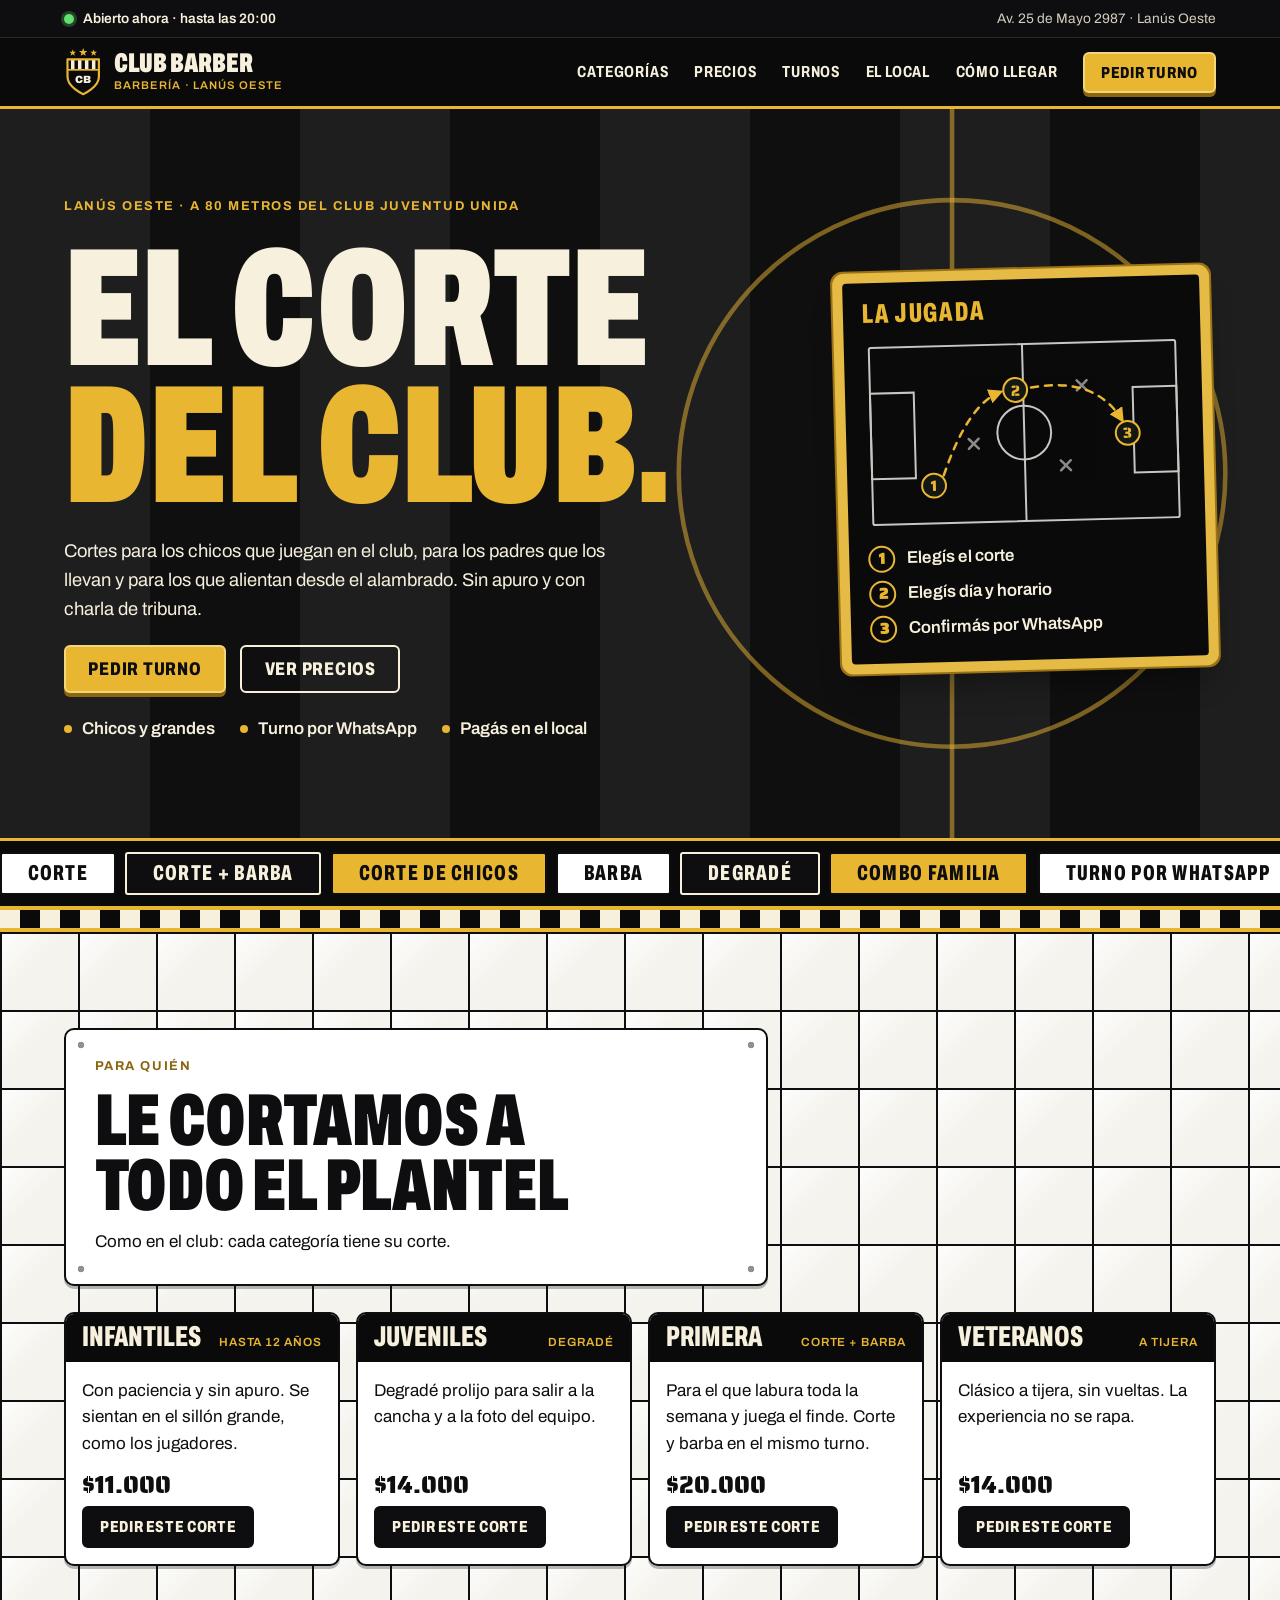
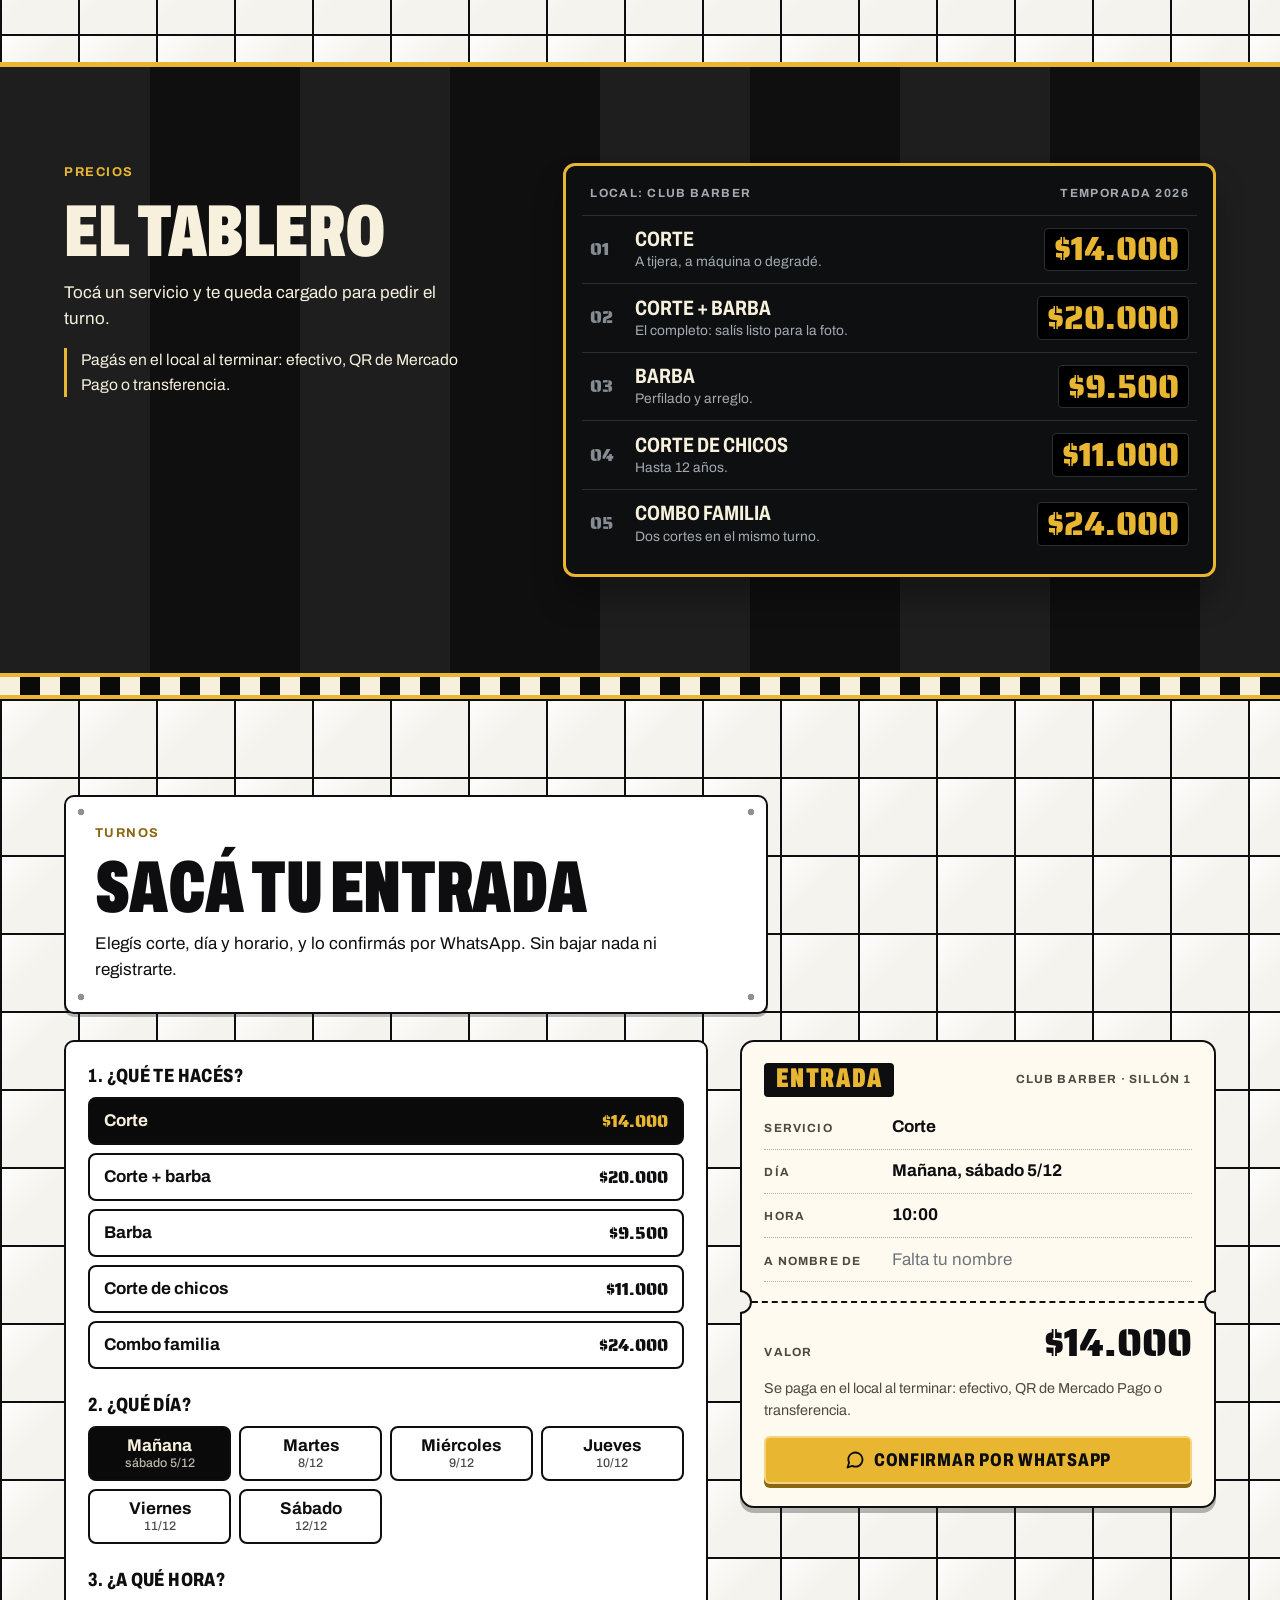
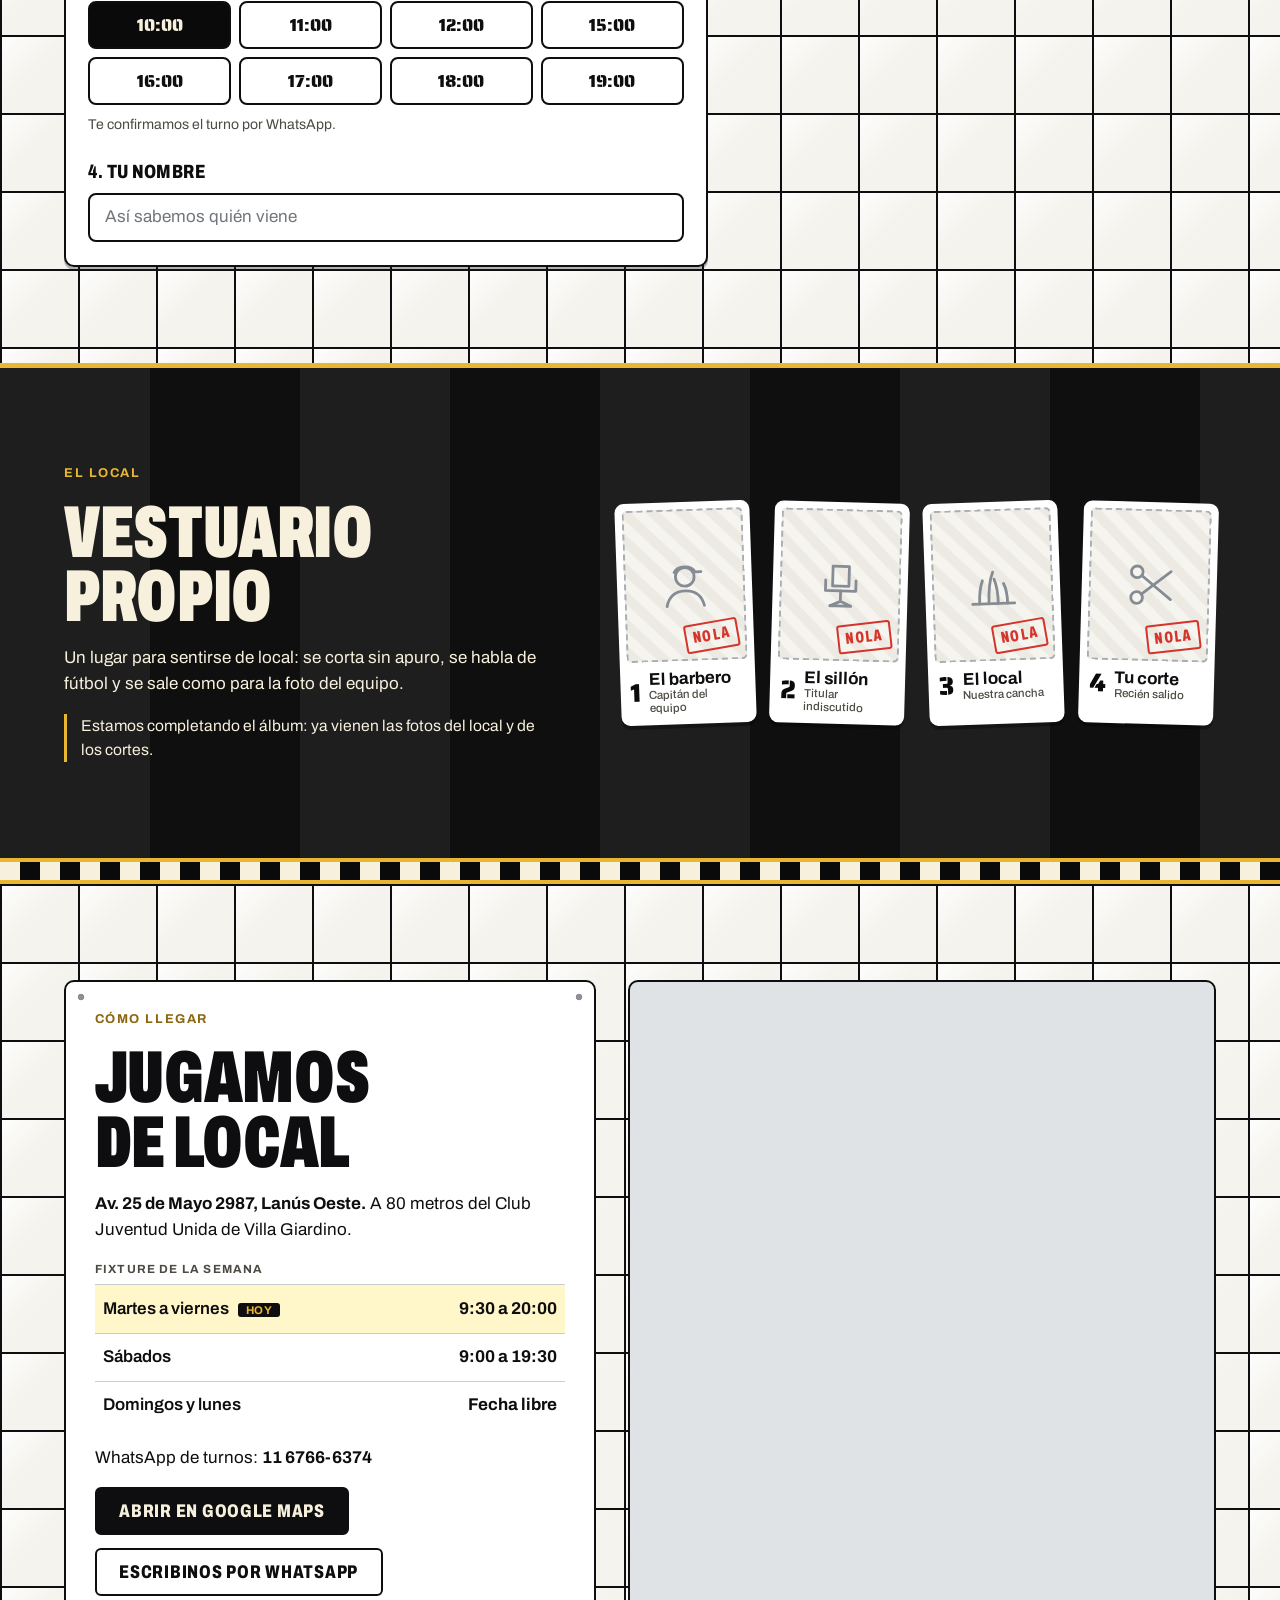
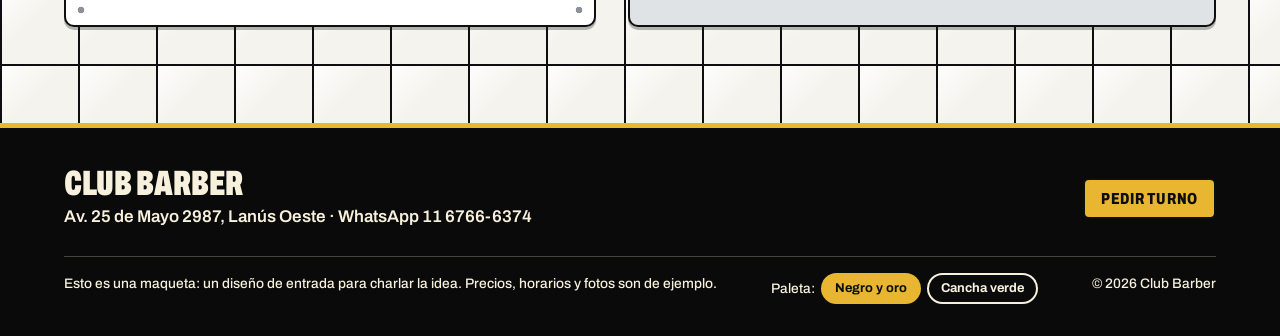
<file: index.html>
<!DOCTYPE html>
<html lang="es-AR">
<head>
  <meta charset="UTF-8" />
  <meta name="viewport" content="width=device-width, initial-scale=1.0" />
  <title>Club Barber | El corte del club · Lanús Oeste</title>
  <meta name="description" content="Club Barber: barbería de barrio en Lanús Oeste, a 80 metros del Club Juventud Unida de Villa Giardino. Cortes para chicos y grandes, con turno por WhatsApp." />
  <!-- Maqueta para mostrarle a Diego: que no la indexen los buscadores -->
  <meta name="robots" content="noindex, nofollow" />
  <meta name="theme-color" content="#0a0a0b" />
  <link rel="icon" href="data:image/svg+xml,%3Csvg xmlns='http://www.w3.org/2000/svg' viewBox='0 0 44 46'%3E%3Cpath d='M4 3h36v20c0 12-18 20-18 20S4 35 4 23z' fill='%230a0a0b'/%3E%3Cpath d='M8 3h4v12H8zM16 3h4v12h-4zM24 3h4v12h-4zM32 3h4v12h-4z' fill='%23f6f0dc'/%3E%3Cpath d='M4 3h36v20c0 12-18 20-18 20S4 35 4 23z' fill='none' stroke='%23e9b632' stroke-width='3'/%3E%3C/svg%3E" />

  <link rel="preconnect" href="https://fonts.googleapis.com" />
  <link rel="preconnect" href="https://fonts.gstatic.com" crossorigin />
  <link href="https://fonts.googleapis.com/css2?family=Archivo:wdth,wght@62..125,100..900&family=Saira+Stencil+One&display=swap" rel="stylesheet" />

  <link rel="stylesheet" href="styles.css" />
</head>
<body>
  <script>
    // Paleta de la maqueta: la del escudo (negro y oro) o la última que se eligió en el pie.
    (function () {
      var paleta = 'club';
      try { paleta = localStorage.getItem('club-barber-paleta') || paleta; } catch (e) {}
      document.documentElement.setAttribute('data-paleta', paleta === 'cancha' ? 'cancha' : 'club');
    })();
  </script>

  <a class="saltar" href="#turnos">Ir a pedir turno</a>

  <!-- BARRA SUPERIOR: ESTADO DEL LOCAL Y DIRECCIÓN -->
  <div class="topbar">
    <div class="wrap topbar-in">
      <span class="estado" id="estado">
        <span class="estado-luz" aria-hidden="true"></span>
        <span id="estadoTexto">Martes a sábado · turnos por WhatsApp</span>
      </span>
      <span class="topbar-dato">Av. 25 de Mayo 2987 · Lanús Oeste</span>
    </div>
  </div>

  <!-- CABECERA -->
  <header class="cabecera" id="cabecera">
    <div class="wrap cabecera-in">
      <a class="marca" href="#inicio">
        <svg class="marca-escudo" viewBox="0 0 44 56" aria-hidden="true" focusable="false">
          <g fill="#e9b632">
            <polygon points="10.0,1.6 11.0,4.2 13.8,4.4 11.6,6.1 12.4,8.8 10.0,7.3 7.6,8.8 8.4,6.1 6.2,4.4 9.0,4.2" />
            <polygon points="22.0,0.0 23.2,3.3 26.8,3.5 24.0,5.6 24.9,9.0 22.0,7.1 19.1,9.0 20.0,5.6 17.2,3.5 20.8,3.3" />
            <polygon points="34.0,1.6 35.0,4.2 37.8,4.4 35.6,6.1 36.4,8.8 34.0,7.3 31.6,8.8 32.4,6.1 30.2,4.4 33.0,4.2" />
          </g>
          <path d="M4 13h36v20c0 12-18 20-18 20S4 45 4 33z" fill="#0a0a0b" />
          <g fill="#f6f0dc">
            <rect x="8" y="13" width="4" height="12" />
            <rect x="16" y="13" width="4" height="12" />
            <rect x="24" y="13" width="4" height="12" />
            <rect x="32" y="13" width="4" height="12" />
          </g>
          <path d="M4 25h36" stroke="#e9b632" stroke-width="2" />
          <path d="M4 13h36v20c0 12-18 20-18 20S4 45 4 33z" fill="none" stroke="#e9b632" stroke-width="2.5" stroke-linejoin="round" />
          <text x="22" y="40" text-anchor="middle" font-family="Archivo, Arial Narrow, sans-serif" font-weight="900" font-size="12" fill="#f6f0dc">CB</text>
        </svg>
        <span class="marca-texto">
          <span class="marca-nombre">Club Barber</span>
          <span class="marca-bajada">Barbería · Lanús Oeste</span>
        </span>
      </a>

      <nav class="nav" id="nav" aria-label="Secciones">
        <a href="#categorias">Categorías</a>
        <a href="#precios">Precios</a>
        <a href="#turnos">Turnos</a>
        <a href="#local">El local</a>
        <a href="#llegar">Cómo llegar</a>
      </nav>

      <a class="btn btn-amarilla btn-chico cabecera-cta" href="#turnos"><span class="solo-ancho">Pedir&nbsp;</span>turno</a>
      <button class="menu-btn" id="menuBtn" type="button" aria-label="Abrir el menú" aria-expanded="false" aria-controls="nav">
        <svg width="24" height="24" viewBox="0 0 24 24" fill="none" stroke="currentColor" stroke-width="2.5" stroke-linecap="round" aria-hidden="true"><line x1="3" y1="6" x2="21" y2="6" /><line x1="3" y1="12" x2="21" y2="12" /><line x1="3" y1="18" x2="21" y2="18" /></svg>
      </button>
    </div>
  </header>

  <main>
    <!-- PORTADA: LA CANCHA -->
    <section class="hero cesped" id="inicio">
      <svg class="cal-lineas" viewBox="0 0 1440 800" preserveAspectRatio="xMaxYMid slice" aria-hidden="true" focusable="false">
        <g fill="none" stroke="currentColor" stroke-width="5" stroke-linecap="round">
          <line x1="1080" y1="-20" x2="1080" y2="820" />
          <circle cx="1080" cy="400" r="300" />
        </g>
        <circle cx="1080" cy="400" r="9" fill="currentColor" />
      </svg>

      <div class="wrap hero-grid">
        <div class="hero-texto">
          <p class="volanta">Lanús Oeste · a 80 metros del Club Juventud Unida</p>
          <h1>El corte<br /><span class="h1-acento">del club.</span></h1>
          <p class="hero-bajada">
            Cortes para los chicos que juegan en el club, para los padres que los llevan
            y para los que alientan desde el alambrado. Sin apuro y con charla de tribuna.
          </p>
          <div class="hero-botones">
            <a class="btn btn-amarilla" href="#turnos">Pedir turno</a>
            <a class="btn btn-cal" href="#precios">Ver precios</a>
          </div>
          <ul class="hero-datos">
            <li>Chicos y grandes</li>
            <li>Turno por WhatsApp</li>
            <li>Pagás en el local</li>
          </ul>
        </div>

        <!-- Pizarrón de vestuario: la jugada para sacar turno -->
        <aside class="pizarra" aria-label="Cómo pedir turno">
          <p class="pizarra-titulo">La jugada</p>
          <svg class="pizarra-dibujo" viewBox="0 0 320 190" aria-hidden="true" focusable="false">
            <defs>
              <marker id="punta" viewBox="0 0 10 10" refX="7" refY="5" markerWidth="6" markerHeight="6" orient="auto-start-reverse">
                <path d="M0 0 L10 5 L0 10 z" fill="#ffd21f" />
              </marker>
            </defs>
            <g fill="none" stroke="#f7f6ef" stroke-width="2" opacity=".8">
              <rect x="6" y="6" width="308" height="178" rx="2" />
              <line x1="160" y1="6" x2="160" y2="184" />
              <circle cx="160" cy="95" r="27" />
              <rect x="6" y="52" width="44" height="86" />
              <rect x="270" y="52" width="44" height="86" />
            </g>
            <g stroke="#f7f6ef" stroke-width="2.5" stroke-linecap="round" opacity=".55">
              <path d="M104 100l10 10M114 100l-10 10" />
              <path d="M196 124l10 10M206 124l-10 10" />
              <path d="M214 44l10 10M224 44l-10 10" />
            </g>
            <g class="pizarra-pase" fill="none" stroke="#ffd21f" stroke-width="2.5" stroke-linecap="round" stroke-dasharray="7 7">
              <path d="M78 136 Q104 66 136 54" marker-end="url(#punta)" />
              <path d="M168 50 Q232 40 258 84" marker-end="url(#punta)" />
            </g>
            <g font-family="Saira Stencil One, Archivo, sans-serif" font-size="15" text-anchor="middle">
              <circle cx="68" cy="146" r="12" fill="#131815" stroke="#ffd21f" stroke-width="2" />
              <text x="68" y="151.5" fill="#ffd21f">1</text>
              <circle cx="152" cy="52" r="12" fill="#131815" stroke="#ffd21f" stroke-width="2" />
              <text x="152" y="57.5" fill="#ffd21f">2</text>
              <circle cx="264" cy="98" r="12" fill="#131815" stroke="#ffd21f" stroke-width="2" />
              <text x="264" y="103.5" fill="#ffd21f">3</text>
            </g>
          </svg>
          <ol class="pizarra-pasos">
            <li>Elegís el corte</li>
            <li>Elegís día y horario</li>
            <li>Confirmás por WhatsApp</li>
          </ol>
        </aside>
      </div>
    </section>

    <!-- CARTELES AL BORDE DE LA CANCHA (decorativo: repite los servicios del tablero) -->
    <div class="vallas" aria-hidden="true">
      <div class="vallas-pista">
        <span class="valla valla-blanca">Corte</span>
        <span class="valla valla-negra">Corte + barba</span>
        <span class="valla valla-amarilla">Corte de chicos</span>
        <span class="valla valla-blanca">Barba</span>
        <span class="valla valla-negra">Degradé</span>
        <span class="valla valla-amarilla">Combo familia</span>
        <span class="valla valla-blanca">Turno por WhatsApp</span>
        <span class="valla valla-negra">A 80 metros del club</span>
        <span class="valla valla-blanca">Corte</span>
        <span class="valla valla-negra">Corte + barba</span>
        <span class="valla valla-amarilla">Corte de chicos</span>
        <span class="valla valla-blanca">Barba</span>
        <span class="valla valla-negra">Degradé</span>
        <span class="valla valla-amarilla">Combo familia</span>
        <span class="valla valla-blanca">Turno por WhatsApp</span>
        <span class="valla valla-negra">A 80 metros del club</span>
      </div>
    </div>

    <div class="varilla" aria-hidden="true"></div>

    <!-- CATEGORÍAS: PARA QUIÉN -->
    <section class="seccion azulejos" id="categorias">
      <div class="wrap">
        <header class="cartel">
          <p class="volanta">Para quién</p>
          <h2>Le cortamos a todo el plantel</h2>
          <p>Como en el club: cada categoría tiene su corte.</p>
        </header>

        <div class="categorias">
          <article class="categoria">
            <div class="categoria-cinta">
              <h3>Infantiles</h3>
              <span>Hasta 12 años</span>
            </div>
            <div class="categoria-cuerpo">
              <p>Con paciencia y sin apuro. Se sientan en el sillón grande, como los jugadores.</p>
            </div>
            <div class="categoria-pie">
              <span class="categoria-precio">$11.000</span>
              <button class="btn btn-tinta btn-chico elegir-servicio" type="button" data-servicio="chicos">Pedir este corte</button>
            </div>
          </article>

          <article class="categoria">
            <div class="categoria-cinta">
              <h3>Juveniles</h3>
              <span>Degradé</span>
            </div>
            <div class="categoria-cuerpo">
              <p>Degradé prolijo para salir a la cancha y a la foto del equipo.</p>
            </div>
            <div class="categoria-pie">
              <span class="categoria-precio">$14.000</span>
              <button class="btn btn-tinta btn-chico elegir-servicio" type="button" data-servicio="corte">Pedir este corte</button>
            </div>
          </article>

          <article class="categoria">
            <div class="categoria-cinta">
              <h3>Primera</h3>
              <span>Corte + barba</span>
            </div>
            <div class="categoria-cuerpo">
              <p>Para el que labura toda la semana y juega el finde. Corte y barba en el mismo turno.</p>
            </div>
            <div class="categoria-pie">
              <span class="categoria-precio">$20.000</span>
              <button class="btn btn-tinta btn-chico elegir-servicio" type="button" data-servicio="corte-barba">Pedir este corte</button>
            </div>
          </article>

          <article class="categoria">
            <div class="categoria-cinta">
              <h3>Veteranos</h3>
              <span>A tijera</span>
            </div>
            <div class="categoria-cuerpo">
              <p>Clásico a tijera, sin vueltas. La experiencia no se rapa.</p>
            </div>
            <div class="categoria-pie">
              <span class="categoria-precio">$14.000</span>
              <button class="btn btn-tinta btn-chico elegir-servicio" type="button" data-servicio="corte">Pedir este corte</button>
            </div>
          </article>
        </div>
      </div>
    </section>

    <!-- PRECIOS: EL TABLERO -->
    <section class="seccion cesped borde-junta" id="precios">
      <div class="wrap precios-grid">
        <div class="precios-texto">
          <p class="volanta">Precios</p>
          <h2>El tablero</h2>
          <p>Tocá un servicio y te queda cargado para pedir el turno.</p>
          <p class="nota-cal">Pagás en el local al terminar: efectivo, QR de Mercado Pago o transferencia.</p>
        </div>

        <div class="tablero">
          <div class="tablero-cabeza">
            <span>Local: Club Barber</span>
            <span>Temporada 2026</span>
          </div>
          <ul class="tablero-lista">
            <li>
              <button class="tablero-fila elegir-servicio" type="button" data-servicio="corte">
                <span class="tablero-dorsal">01</span>
                <span class="tablero-nombre">Corte <span class="tablero-detalle">A tijera, a máquina o degradé.</span></span>
                <span class="tablero-precio">$14.000</span>
              </button>
            </li>
            <li>
              <button class="tablero-fila elegir-servicio" type="button" data-servicio="corte-barba">
                <span class="tablero-dorsal">02</span>
                <span class="tablero-nombre">Corte + barba <span class="tablero-detalle">El completo: salís listo para la foto.</span></span>
                <span class="tablero-precio">$20.000</span>
              </button>
            </li>
            <li>
              <button class="tablero-fila elegir-servicio" type="button" data-servicio="barba">
                <span class="tablero-dorsal">03</span>
                <span class="tablero-nombre">Barba <span class="tablero-detalle">Perfilado y arreglo.</span></span>
                <span class="tablero-precio">$9.500</span>
              </button>
            </li>
            <li>
              <button class="tablero-fila elegir-servicio" type="button" data-servicio="chicos">
                <span class="tablero-dorsal">04</span>
                <span class="tablero-nombre">Corte de chicos <span class="tablero-detalle">Hasta 12 años.</span></span>
                <span class="tablero-precio">$11.000</span>
              </button>
            </li>
            <li>
              <button class="tablero-fila elegir-servicio" type="button" data-servicio="familia">
                <span class="tablero-dorsal">05</span>
                <span class="tablero-nombre">Combo familia <span class="tablero-detalle">Dos cortes en el mismo turno.</span></span>
                <span class="tablero-precio">$24.000</span>
              </button>
            </li>
          </ul>
        </div>
      </div>
    </section>

    <div class="varilla" aria-hidden="true"></div>

    <!-- TURNOS: SACÁ TU ENTRADA -->
    <section class="seccion azulejos" id="turnos">
      <div class="wrap">
        <header class="cartel">
          <p class="volanta">Turnos</p>
          <h2>Sacá tu entrada</h2>
          <p>Elegís corte, día y horario, y lo confirmás por WhatsApp. Sin bajar nada ni registrarte.</p>
        </header>

        <div class="turnero">
          <form class="turnero-form" id="turnoForm" novalidate>
            <fieldset>
              <legend>1. ¿Qué te hacés?</legend>
              <div class="chips chips-servicios">
                <label class="chip" for="srv-corte">
                  <input type="radio" name="servicio" id="srv-corte" value="corte" data-nombre="Corte" data-precio="$14.000" checked />
                  <span><b>Corte</b><i>$14.000</i></span>
                </label>
                <label class="chip" for="srv-corte-barba">
                  <input type="radio" name="servicio" id="srv-corte-barba" value="corte-barba" data-nombre="Corte + barba" data-precio="$20.000" />
                  <span><b>Corte + barba</b><i>$20.000</i></span>
                </label>
                <label class="chip" for="srv-barba">
                  <input type="radio" name="servicio" id="srv-barba" value="barba" data-nombre="Barba" data-precio="$9.500" />
                  <span><b>Barba</b><i>$9.500</i></span>
                </label>
                <label class="chip" for="srv-chicos">
                  <input type="radio" name="servicio" id="srv-chicos" value="chicos" data-nombre="Corte de chicos" data-precio="$11.000" />
                  <span><b>Corte de chicos</b><i>$11.000</i></span>
                </label>
                <label class="chip" for="srv-familia">
                  <input type="radio" name="servicio" id="srv-familia" value="familia" data-nombre="Combo familia (2 cortes)" data-precio="$24.000" />
                  <span><b>Combo familia</b><i>$24.000</i></span>
                </label>
              </div>
            </fieldset>

            <fieldset>
              <legend>2. ¿Qué día?</legend>
              <div class="chips chips-dias" id="dias"></div>
            </fieldset>

            <fieldset>
              <legend>3. ¿A qué hora?</legend>
              <div class="chips chips-horas" id="horas"></div>
              <p class="ayuda">Te confirmamos el turno por WhatsApp.</p>
            </fieldset>

            <div class="campo">
              <label for="nombre">4. Tu nombre</label>
              <input type="text" id="nombre" name="nombre" autocomplete="given-name" placeholder="Así sabemos quién viene" />
            </div>

            <noscript>
              <p class="ayuda">Para armar el turno acá hace falta JavaScript. También podés <a href="https://wa.me/5491167666374">escribirnos directo por WhatsApp</a>.</p>
            </noscript>
          </form>

          <aside class="entrada" aria-label="Resumen de tu turno">
            <div class="entrada-cuerpo">
              <div class="entrada-cabeza">
                <span class="entrada-sello">Entrada</span>
                <span class="entrada-lugar">Club Barber · Sillón 1</span>
              </div>
              <dl class="entrada-datos" aria-live="polite">
                <div><dt>Servicio</dt><dd id="eServicio">Corte</dd></div>
                <div><dt>Día</dt><dd id="eDia">A elegir</dd></div>
                <div><dt>Hora</dt><dd id="eHora">A elegir</dd></div>
                <div><dt>A nombre de</dt><dd id="eNombre">Falta tu nombre</dd></div>
              </dl>
            </div>
            <div class="entrada-talon">
              <div class="entrada-valor">
                <span>Valor</span>
                <strong id="ePrecio">$14.000</strong>
              </div>
              <p>Se paga en el local al terminar: efectivo, QR de Mercado Pago o transferencia.</p>
              <a class="btn btn-amarilla btn-ancho" id="confirmar" href="https://wa.me/5491167666374" target="_blank" rel="noopener noreferrer">
                <svg width="20" height="20" viewBox="0 0 24 24" fill="none" stroke="currentColor" stroke-width="2.2" stroke-linecap="round" stroke-linejoin="round" aria-hidden="true"><path d="M21 11.5a8.38 8.38 0 0 1-.9 3.8 8.5 8.5 0 0 1-7.6 4.7 8.38 8.38 0 0 1-3.8-.9L3 21l1.9-5.7a8.38 8.38 0 0 1-.9-3.8 8.5 8.5 0 0 1 4.7-7.6 8.38 8.38 0 0 1 3.8-.9h.5a8.48 8.48 0 0 1 8 8v.5z" /></svg>
                <span>Confirmar por WhatsApp</span>
              </a>
            </div>
          </aside>
        </div>
      </div>
    </section>

    <!-- EL LOCAL: EL ÁLBUM -->
    <section class="seccion cesped borde-junta" id="local">
      <div class="wrap local-grid">
        <div class="local-texto">
          <p class="volanta">El local</p>
          <h2>Vestuario propio</h2>
          <p>
            Un lugar para sentirse de local: se corta sin apuro, se habla de fútbol
            y se sale como para la foto del equipo.
          </p>
          <p class="nota-cal">
            Estamos completando el álbum: ya vienen las fotos del local y de los cortes.
          </p>
        </div>

        <ul class="album">
          <li class="figurita" data-figurita="barbero">
            <div class="figurita-foto">
              <svg width="56" height="56" viewBox="0 0 48 48" fill="none" stroke="currentColor" stroke-width="2.4" stroke-linecap="round" stroke-linejoin="round" aria-hidden="true"><circle cx="24" cy="17" r="8" /><path d="M8 42c2-9 8-13 16-13s14 4 16 13" /><path d="M15 13c3-6 15-6 18 0h5" /></svg>
              <span class="figurita-sello">Nola</span>
            </div>
            <div class="figurita-pie"><span class="figurita-num">1</span><span class="figurita-nombre">El barbero<small>Capitán del equipo</small></span></div>
          </li>
          <li class="figurita" data-figurita="sillon">
            <div class="figurita-foto">
              <svg width="56" height="56" viewBox="0 0 48 48" fill="none" stroke="currentColor" stroke-width="2.4" stroke-linecap="round" stroke-linejoin="round" aria-hidden="true"><path d="M17 8h14v17H17z" /><path d="M11 20v9h26v-9" /><path d="M24 29v9M15 42h18M24 38l-9 4M24 38l9 4" /></svg>
              <span class="figurita-sello">Nola</span>
            </div>
            <div class="figurita-pie"><span class="figurita-num">2</span><span class="figurita-nombre">El sillón<small>Titular indiscutido</small></span></div>
          </li>
          <li class="figurita" data-figurita="local">
            <div class="figurita-foto">
              <svg width="56" height="56" viewBox="0 0 48 48" fill="none" stroke="currentColor" stroke-width="2.4" stroke-linecap="round" stroke-linejoin="round" aria-hidden="true"><path d="M6 40h36" /><path d="M12 40c0-9 1-15 3-20M20 40c0-12 1-20 4-27M28 40c0-10-1-16-3-21M36 40c0-8-1-13-3-17" /></svg>
              <span class="figurita-sello">Nola</span>
            </div>
            <div class="figurita-pie"><span class="figurita-num">3</span><span class="figurita-nombre">El local<small>Nuestra cancha</small></span></div>
          </li>
          <li class="figurita" data-figurita="corte">
            <div class="figurita-foto">
              <svg width="56" height="56" viewBox="0 0 48 48" fill="none" stroke="currentColor" stroke-width="2.4" stroke-linecap="round" stroke-linejoin="round" aria-hidden="true"><circle cx="13" cy="13" r="5" /><circle cx="13" cy="35" r="5" /><path d="M17 16l25 20M17 32l25-20" /></svg>
              <span class="figurita-sello">Nola</span>
            </div>
            <div class="figurita-pie"><span class="figurita-num">4</span><span class="figurita-nombre">Tu corte<small>Recién salido</small></span></div>
          </li>
        </ul>
      </div>
    </section>

    <div class="varilla" aria-hidden="true"></div>

    <!-- CÓMO LLEGAR: FIXTURE Y MAPA -->
    <section class="seccion azulejos" id="llegar">
      <div class="wrap llegar-grid">
        <div class="cartel cartel-llegar">
          <p class="volanta">Cómo llegar</p>
          <h2>Jugamos de local</h2>
          <p>
            <strong>Av. 25 de Mayo 2987, Lanús Oeste.</strong>
            A 80 metros del Club Juventud Unida de Villa Giardino.
          </p>

          <table class="fixture">
            <caption>Fixture de la semana</caption>
            <tbody>
              <tr data-dias="2,3,4,5"><th scope="row">Martes a viernes</th><td>9:30 a 20:00</td></tr>
              <tr data-dias="6"><th scope="row">Sábados</th><td>9:00 a 19:30</td></tr>
              <tr data-dias="0,1"><th scope="row">Domingos y lunes</th><td>Fecha libre</td></tr>
            </tbody>
          </table>

          <p class="llegar-wa">WhatsApp de turnos: <strong>11 6766-6374</strong></p>

          <div class="llegar-botones">
            <a class="btn btn-tinta" href="https://www.google.com/maps/search/?api=1&amp;query=Av.%2025%20de%20Mayo%202987%2C%20Lan%C3%BAs%20Oeste%2C%20Buenos%20Aires" target="_blank" rel="noopener noreferrer">Abrir en Google Maps</a>
            <a class="btn btn-linea" href="https://wa.me/5491167666374" target="_blank" rel="noopener noreferrer">Escribinos por WhatsApp</a>
          </div>
        </div>

        <div class="mapa">
          <iframe
            title="Ubicación de Club Barber en Google Maps"
            src="https://www.google.com/maps?q=Av.%2025%20de%20Mayo%202987%2C%20Lan%C3%BAs%20Oeste%2C%20Buenos%20Aires&amp;z=17&amp;output=embed"
            loading="lazy"
            referrerpolicy="no-referrer-when-downgrade">
          </iframe>
        </div>
      </div>
    </section>
  </main>

  <!-- PIE: EL PISO DE GRANITO -->
  <footer class="pie">
    <div class="wrap pie-in">
      <div class="pie-marca">
        <span class="marca-nombre">Club Barber</span>
        <span>Av. 25 de Mayo 2987, Lanús Oeste · WhatsApp 11 6766-6374</span>
      </div>
      <a class="btn btn-tinta btn-chico" href="#turnos">Pedir turno</a>
    </div>
    <div class="wrap pie-nota">
      <span>Esto es una maqueta: un diseño de entrada para charlar la idea. Precios, horarios y fotos son de ejemplo.</span>
      <div class="paletas" role="group" aria-label="Paleta de colores de la maqueta">
        <span>Paleta:</span>
        <button type="button" class="paleta-btn" id="paleta-club" data-paleta="club" aria-pressed="true">Negro y oro</button>
        <button type="button" class="paleta-btn" id="paleta-cancha" data-paleta="cancha" aria-pressed="false">Cancha verde</button>
      </div>
      <span>© 2026 Club Barber</span>
    </div>
  </footer>

  <div class="aviso" id="aviso" role="status" aria-live="polite"></div>

  <script src="app.js"></script>
</body>
</html>
</file>
<file: styles.css>
/* ==========================================================================
   CLUB BARBER — "El corte del club"
   La página es la pared del local: pasto de cancha arriba, varilla de pino,
   azulejo blanco con junta oscura abajo y piso de granito al final.
   Un solo color de acción: amarillo tarjeta.
   ========================================================================== */

:root {
  color-scheme: light;

  --cesped: #2b7733;
  --cesped-oscuro: #1b5725;
  --cal: #f7f6ef;
  --azulejo: #f4f3ed;
  --junta: #1e2630;
  --pino: #dcb97f;
  --pino-oscuro: #b88d50;
  --amarilla: #ffd21f;
  --roja: #d5342b;
  --tinta: #14171a;
  --tinta-suave: #4b5157;
  --pizarron: #131815;
  --papel: #fffdf5;

  --titulo: "Archivo", "Arial Narrow", "Helvetica Neue", Impact, sans-serif;
  --texto: "Archivo", system-ui, -apple-system, "Segoe UI", Roboto, sans-serif;
  --numeros: "Saira Stencil One", "Archivo", Impact, sans-serif;

  --ancho: 72rem;
  --radio: 10px;
}

/* ---------- Base ---------- */
*, *::before, *::after { box-sizing: border-box; }

html {
  scroll-behavior: smooth;
  -webkit-text-size-adjust: 100%;
}

body {
  margin: 0;
  font-family: var(--texto);
  font-size: 1.0625rem;
  line-height: 1.55;
  color: var(--tinta);
  background: var(--cesped-oscuro);
}

h1, h2, h3, p, ul, ol, dl, dd, figure, table, fieldset { margin: 0; }
ul, ol { padding: 0; list-style: none; }
svg, iframe { max-width: 100%; }
a { color: inherit; }
button, input { font: inherit; color: inherit; }
[id] { scroll-margin-top: 5.5rem; }

:focus-visible {
  outline: 3px solid var(--amarilla);
  outline-offset: 3px;
}
.azulejos :focus-visible,
.pie :focus-visible { outline-color: var(--tinta); }

.wrap {
  width: min(100% - 2rem, var(--ancho));
  margin-inline: auto;
}

.saltar {
  position: absolute;
  left: 1rem;
  top: -4rem;
  z-index: 100;
  padding: 0.6rem 1rem;
  background: var(--amarilla);
  color: var(--tinta);
  font-weight: 700;
  border-radius: 6px;
}
.saltar:focus { top: 0.6rem; }

h1, h2 {
  font-family: var(--titulo);
  font-stretch: 62%;
  font-weight: 900;
  text-transform: uppercase;
  line-height: 0.88;
  letter-spacing: -0.005em;
  text-wrap: balance;
}
h1 { font-size: clamp(4.6rem, 21.5vw, 10.5rem); line-height: 0.82; }
h2 { font-size: clamp(2.7rem, 8vw, 4.6rem); }

.volanta {
  font-size: 0.8rem;
  font-weight: 700;
  text-transform: uppercase;
  letter-spacing: 0.12em;
}
.cesped .volanta { color: var(--amarilla); }
.azulejos .volanta { color: var(--cesped-oscuro); }

.ayuda {
  font-size: 0.88rem;
  color: var(--tinta-suave);
}

/* ---------- Superficies: césped, azulejo, varilla ---------- */
.cesped {
  color: var(--cal);
  background-color: var(--cesped);
  background-image:
    url("data:image/svg+xml,%3Csvg xmlns='http://www.w3.org/2000/svg' width='180' height='180'%3E%3Cfilter id='g'%3E%3CfeTurbulence type='fractalNoise' baseFrequency='0.9 0.4' numOctaves='2' stitchTiles='stitch'/%3E%3CfeColorMatrix type='saturate' values='0'/%3E%3C/filter%3E%3Crect width='100%25' height='100%25' filter='url(%23g)'/%3E%3C/svg%3E"),
    repeating-linear-gradient(90deg, rgba(255, 255, 255, 0.05) 0 150px, rgba(0, 0, 0, 0.06) 150px 300px);
  background-blend-mode: soft-light, normal;
}

.azulejos {
  color: var(--tinta);
  background-color: var(--azulejo);
  background-image:
    linear-gradient(to right, var(--junta) 2px, transparent 2px),
    linear-gradient(to bottom, var(--junta) 2px, transparent 2px),
    linear-gradient(135deg, rgba(255, 255, 255, 0.9), rgba(255, 255, 255, 0) 45%);
  background-size: 78px 78px;
}

.varilla {
  height: 17px;
  background: linear-gradient(180deg, #ecd3a2 0, var(--pino) 35%, var(--pino-oscuro) 100%);
  border-bottom: 5px solid var(--junta);
}

.borde-junta { border-top: 5px solid var(--junta); }

.seccion { padding-block: clamp(3.5rem, 8vw, 6rem); }

/* ---------- Botones ---------- */
.btn {
  display: inline-flex;
  align-items: center;
  justify-content: center;
  gap: 0.55rem;
  min-height: 3rem;
  padding: 0.65rem 1.4rem;
  font-family: var(--titulo);
  font-stretch: 75%;
  font-weight: 800;
  font-size: 1.15rem;
  line-height: 1.1;
  letter-spacing: 0.04em;
  text-transform: uppercase;
  text-decoration: none;
  text-align: center;
  border: 2px solid var(--tinta);
  border-radius: 6px;
  cursor: pointer;
  transition: transform 0.12s ease, box-shadow 0.12s ease, background-color 0.12s ease;
}
.btn-chico { min-height: 2.6rem; padding: 0.45rem 1rem; font-size: 1rem; }
.btn-ancho { width: 100%; }

.btn-amarilla {
  background: var(--amarilla);
  color: var(--tinta);
  box-shadow: 0 4px 0 var(--tinta);
}
.btn-amarilla:hover { transform: translateY(-2px); box-shadow: 0 6px 0 var(--tinta); }
.btn-amarilla:active { transform: translateY(3px); box-shadow: 0 1px 0 var(--tinta); }

.btn-cal { background: transparent; color: var(--cal); border-color: var(--cal); }
.btn-cal:hover { background: var(--cal); color: var(--cesped-oscuro); }

.btn-tinta { background: var(--tinta); color: var(--cal); }
.btn-tinta:hover { background: var(--cesped-oscuro); }

.btn-linea { background: #fff; color: var(--tinta); }
.btn-linea:hover { background: var(--amarilla); }

/* ---------- Barra superior ---------- */
.topbar {
  background: var(--tinta);
  color: var(--cal);
  font-size: 0.86rem;
}
.topbar-in {
  display: flex;
  flex-wrap: wrap;
  align-items: center;
  justify-content: space-between;
  gap: 0.25rem 1.5rem;
  padding-block: 0.5rem;
}
.estado { display: inline-flex; align-items: center; gap: 0.55rem; font-weight: 600; }
.estado-luz {
  flex: none;
  width: 10px;
  height: 10px;
  border-radius: 50%;
  background: #62e070;
  box-shadow: 0 0 0 3px rgba(98, 224, 112, 0.25);
}
/* Cerrado: tarjeta roja */
.estado.cerrado .estado-luz {
  width: 9px;
  height: 13px;
  border-radius: 2px;
  background: var(--roja);
  box-shadow: none;
  transform: rotate(8deg);
}
.topbar-dato { opacity: 0.85; }

/* ---------- Cabecera ---------- */
.cabecera {
  position: sticky;
  top: 0;
  z-index: 50;
  background: var(--cesped-oscuro);
  color: var(--cal);
  border-bottom: 3px solid var(--cal);
}
.cabecera-in {
  display: flex;
  align-items: center;
  gap: 0.7rem;
  padding-block: 0.6rem;
}
.cabecera-cta { flex: none; white-space: nowrap; gap: 0; }
.solo-ancho { display: none; }
@media (min-width: 30rem) {
  .cabecera-in { gap: 1rem; }
  .solo-ancho { display: inline; }
}
.marca {
  display: flex;
  align-items: center;
  gap: 0.7rem;
  margin-right: auto;
  text-decoration: none;
  min-width: 0;
}
.marca-escudo { flex: none; width: 2.4rem; height: auto; }
.marca-texto { display: grid; min-width: 0; overflow: hidden; }
.marca-nombre {
  font-family: var(--titulo);
  font-stretch: 62%;
  font-weight: 900;
  font-size: 1.7rem;
  line-height: 1;
  text-transform: uppercase;
  white-space: nowrap;
}
.marca-bajada {
  font-size: 0.7rem;
  font-weight: 600;
  letter-spacing: 0.1em;
  text-transform: uppercase;
  color: var(--amarilla);
  white-space: nowrap;
}

.nav {
  display: none;
  position: absolute;
  left: 0;
  right: 0;
  top: 100%;
  padding: 0.5rem 1rem 1rem;
  background: var(--cesped-oscuro);
  border-bottom: 3px solid var(--cal);
}
.nav.abierto { display: grid; }
.nav a {
  padding: 0.75rem 0.25rem;
  font-family: var(--titulo);
  font-stretch: 75%;
  font-weight: 700;
  font-size: 1.1rem;
  letter-spacing: 0.05em;
  text-transform: uppercase;
  text-decoration: none;
  border-bottom: 1px solid rgba(247, 246, 239, 0.2);
}
.nav a:hover { color: var(--amarilla); }

.menu-btn {
  display: inline-grid;
  place-items: center;
  width: 2.6rem;
  height: 2.6rem;
  background: transparent;
  border: 2px solid var(--cal);
  border-radius: 6px;
  cursor: pointer;
}

@media (max-width: 26rem) {
  .marca-bajada { display: none; }
  .marca-nombre { font-size: 1.45rem; }
}

@media (min-width: 62rem) {
  .nav {
    display: flex;
    position: static;
    gap: 1.6rem;
    padding: 0;
    border: 0;
    margin-right: 0.6rem;
  }
  .nav a { padding: 0.3rem 0; border: 0; font-size: 1rem; }
  .menu-btn { display: none; }
}

/* ---------- Portada ---------- */
.hero {
  position: relative;
  overflow: hidden;
  padding-block: clamp(3rem, 7vw, 5.5rem) clamp(3.5rem, 8vw, 6rem);
}
.cal-lineas {
  position: absolute;
  inset: 0;
  width: 100%;
  height: 100%;
  color: rgba(247, 246, 239, 0.2);
  pointer-events: none;
}
@media (min-width: 62rem) {
  .cal-lineas { color: rgba(247, 246, 239, 0.42); }
}
.hero-grid {
  position: relative;
  display: grid;
  gap: 3rem;
  align-items: center;
}
.hero-texto { display: grid; gap: 1.4rem; justify-items: start; min-width: 0; }
.hero-bajada { font-size: 1.15rem; max-width: 34rem; }
.hero-botones { display: flex; flex-wrap: wrap; gap: 0.9rem; }
.hero-datos {
  display: flex;
  flex-wrap: wrap;
  gap: 0.4rem 1.6rem;
  font-weight: 600;
}
.hero-datos li { position: relative; padding-left: 1.1rem; }
.hero-datos li::before {
  content: "";
  position: absolute;
  left: 0;
  top: 0.55em;
  width: 0.5rem;
  height: 0.5rem;
  border-radius: 50%;
  background: var(--amarilla);
}

@media (min-width: 62rem) {
  .hero-grid { grid-template-columns: minmax(0, 1.3fr) minmax(0, 0.7fr); gap: 4rem; }
}

/* Pizarrón de vestuario */
.pizarra {
  justify-self: center;
  width: min(100% - 24px, 23rem);
  margin: 12px;
  padding: 1.1rem 1.2rem 1.3rem;
  background: var(--pizarron);
  color: var(--cal);
  border-radius: 4px;
  box-shadow:
    0 0 0 10px var(--pino),
    0 0 0 12px var(--pino-oscuro),
    0 22px 30px rgba(0, 0, 0, 0.35);
  display: grid;
  gap: 0.9rem;
  transform: rotate(-1.5deg);
}
.pizarra-titulo {
  font-family: var(--titulo);
  font-stretch: 62%;
  font-weight: 800;
  font-size: 1.7rem;
  line-height: 1;
  letter-spacing: 0.06em;
  text-transform: uppercase;
  color: var(--amarilla);
}
.pizarra-dibujo { display: block; width: 100%; height: auto; }
.pizarra-pase { animation: pase 1.4s linear infinite; }
@keyframes pase { to { stroke-dashoffset: -14; } }

.pizarra-pasos { display: grid; gap: 0.5rem; counter-reset: paso; }
.pizarra-pasos li {
  counter-increment: paso;
  display: grid;
  grid-template-columns: 1.7rem minmax(0, 1fr);
  gap: 0.7rem;
  align-items: center;
  font-weight: 600;
}
.pizarra-pasos li::before {
  content: counter(paso);
  display: grid;
  place-items: center;
  width: 1.7rem;
  height: 1.7rem;
  border: 2px solid var(--amarilla);
  border-radius: 50%;
  font-family: var(--numeros);
  font-size: 0.95rem;
  color: var(--amarilla);
}

/* ---------- Carteles al borde de la cancha ---------- */
.vallas {
  overflow: hidden;
  padding-block: 0.7rem;
  background: var(--cesped-oscuro);
  border-top: 3px solid var(--cal);
}
.vallas-pista {
  display: flex;
  width: max-content;
  animation: vallas 50s linear infinite;
}
.valla {
  flex: none;
  margin-right: 0.6rem;
  padding: 0.4rem 1.6rem;
  font-family: var(--titulo);
  font-stretch: 62%;
  font-weight: 800;
  font-size: 1.35rem;
  line-height: 1.2;
  letter-spacing: 0.06em;
  text-transform: uppercase;
  white-space: nowrap;
  border: 2px solid var(--tinta);
  border-radius: 3px;
}
.valla-blanca { background: #fff; color: var(--tinta); }
.valla-negra { background: var(--tinta); color: var(--cal); border-color: var(--cal); }
.valla-amarilla { background: var(--amarilla); color: var(--tinta); }
@keyframes vallas { to { transform: translateX(-50%); } }

/* ---------- Cartel enlozado (títulos sobre azulejo) ---------- */
.cartel {
  max-width: 44rem;
  padding: 1.7rem 1.8rem 1.8rem;
  display: grid;
  gap: 0.7rem;
  border: 2px solid var(--tinta);
  border-radius: var(--radio);
  background:
    radial-gradient(circle at 15px 15px, #8b9197 0 3px, transparent 3.6px),
    radial-gradient(circle at calc(100% - 15px) 15px, #8b9197 0 3px, transparent 3.6px),
    radial-gradient(circle at 15px calc(100% - 15px), #8b9197 0 3px, transparent 3.6px),
    radial-gradient(circle at calc(100% - 15px) calc(100% - 15px), #8b9197 0 3px, transparent 3.6px),
    #fff;
  box-shadow: 0 3px 0 rgba(20, 23, 26, 0.3);
}

/* ---------- Categorías ---------- */
.categorias {
  display: grid;
  gap: 1rem;
  margin-top: 1.6rem;
}
@media (min-width: 36rem) { .categorias { grid-template-columns: repeat(2, minmax(0, 1fr)); } }
@media (min-width: 62rem) { .categorias { grid-template-columns: repeat(4, minmax(0, 1fr)); } }

.categoria {
  display: grid;
  grid-template-rows: auto 1fr auto;
  background: #fff;
  border: 2px solid var(--tinta);
  border-radius: var(--radio);
  overflow: hidden;
  box-shadow: 0 3px 0 rgba(20, 23, 26, 0.3);
}
.categoria-cinta {
  display: flex;
  flex-wrap: wrap;
  align-items: baseline;
  justify-content: space-between;
  gap: 0.2rem 0.8rem;
  padding: 0.6rem 1rem;
  background: var(--cesped-oscuro);
  color: var(--cal);
}
.categoria-cinta h3 {
  font-family: var(--titulo);
  font-stretch: 62%;
  font-weight: 800;
  font-size: 1.8rem;
  line-height: 1;
  text-transform: uppercase;
}
.categoria-cinta span {
  font-size: 0.74rem;
  font-weight: 600;
  letter-spacing: 0.08em;
  text-transform: uppercase;
  color: var(--amarilla);
}
.categoria-cuerpo { padding: 1rem 1rem 0.6rem; }
.categoria-pie {
  display: flex;
  flex-wrap: wrap;
  align-items: center;
  justify-content: space-between;
  gap: 0.6rem;
  padding: 0.4rem 1rem 1rem;
}
.categoria-precio {
  font-family: var(--numeros);
  font-size: 1.5rem;
  line-height: 1;
}

/* ---------- Precios: el tablero ---------- */
.precios-grid { display: grid; gap: 2.2rem; align-items: start; }
.precios-texto { display: grid; gap: 1rem; justify-items: start; }
.precios-texto p { max-width: 26rem; }
.nota-cal {
  padding-left: 0.9rem;
  border-left: 3px solid var(--amarilla);
  font-size: 0.98rem;
}
@media (min-width: 62rem) {
  .precios-grid { grid-template-columns: minmax(0, 0.8fr) minmax(0, 1.2fr); gap: 4rem; }
}

.tablero {
  padding: 0.9rem 1rem 1rem;
  background: #0d0f10;
  color: var(--cal);
  border: 3px solid #2b2f34;
  border-radius: 12px;
  box-shadow: 0 22px 30px rgba(0, 0, 0, 0.3);
}
.tablero-cabeza {
  display: flex;
  flex-wrap: wrap;
  justify-content: space-between;
  gap: 0.2rem 1rem;
  padding: 0.2rem 0.5rem 0.8rem;
  font-size: 0.74rem;
  font-weight: 700;
  letter-spacing: 0.12em;
  text-transform: uppercase;
  color: #a4aab1;
}
.tablero-fila {
  display: grid;
  grid-template-columns: 2.1rem minmax(0, 1fr) auto;
  gap: 0.7rem;
  align-items: center;
  width: 100%;
  padding: 0.75rem 0.5rem;
  background: transparent;
  border: 0;
  border-top: 1px solid #2b2f34;
  text-align: left;
  cursor: pointer;
  transition: background-color 0.12s ease;
}
.tablero-fila:hover { background: #1a1d20; }
.tablero-dorsal {
  font-family: var(--numeros);
  font-size: 1.1rem;
  color: #868c93;
}
.tablero-nombre {
  font-family: var(--titulo);
  font-stretch: 75%;
  font-weight: 700;
  font-size: 1.3rem;
  line-height: 1.1;
  text-transform: uppercase;
}
.tablero-detalle {
  display: block;
  margin-top: 0.15rem;
  font-family: var(--texto);
  font-stretch: 100%;
  font-weight: 400;
  font-size: 0.86rem;
  line-height: 1.3;
  text-transform: none;
  color: #a4aab1;
}
.tablero-precio {
  padding: 0.1rem 0.55rem;
  font-family: var(--numeros);
  font-size: clamp(1.45rem, 5.4vw, 2rem);
  line-height: 1.2;
  color: var(--amarilla);
  background: #000;
  border: 1px solid #2b2f34;
  border-radius: 4px;
  white-space: nowrap;
}

/* ---------- Turnos ---------- */
.turnero { display: grid; gap: 1.4rem; margin-top: 1.6rem; align-items: start; }
@media (min-width: 62rem) {
  .turnero { grid-template-columns: minmax(0, 1.15fr) minmax(0, 0.85fr); gap: 2rem; }
  .entrada { position: sticky; top: 5.5rem; }
}

.turnero-form {
  display: grid;
  gap: 1.5rem;
  padding: 1.4rem;
  background: #fff;
  border: 2px solid var(--tinta);
  border-radius: var(--radio);
  box-shadow: 0 3px 0 rgba(20, 23, 26, 0.3);
}
.turnero-form fieldset { padding: 0; border: 0; min-width: 0; display: grid; gap: 0.6rem; }
.turnero-form legend,
.campo label {
  padding: 0;
  font-family: var(--titulo);
  font-stretch: 75%;
  font-weight: 800;
  font-size: 1.2rem;
  line-height: 1.2;
  letter-spacing: 0.02em;
  text-transform: uppercase;
}
.turnero-form legend { margin-bottom: 0.6rem; }
.campo { display: grid; gap: 0.6rem; }
.campo input {
  width: 100%;
  min-height: 3rem;
  padding: 0.6rem 0.9rem;
  background: #fff;
  border: 2px solid var(--tinta);
  border-radius: 8px;
}
.campo input::placeholder { color: #70767c; }

.chips { display: grid; gap: 0.5rem; }
.chips-dias { grid-template-columns: repeat(auto-fill, minmax(7.2rem, 1fr)); }
.chips-horas { grid-template-columns: repeat(4, minmax(0, 1fr)); }

.chip { position: relative; display: block; }
.chip input {
  position: absolute;
  inset: 0;
  width: 100%;
  height: 100%;
  margin: 0;
  opacity: 0;
  cursor: pointer;
}
.chip span {
  display: flex;
  align-items: center;
  justify-content: space-between;
  gap: 0.6rem;
  min-height: 3rem;
  padding: 0.5rem 0.85rem;
  background: #fff;
  border: 2px solid var(--tinta);
  border-radius: 8px;
  line-height: 1.2;
  transition: background-color 0.12s ease, color 0.12s ease;
}
.chip b { font-weight: 700; }
.chip i {
  font-style: normal;
  font-family: var(--numeros);
  font-size: 1.05rem;
  white-space: nowrap;
}
.chip small { display: block; font-size: 0.78rem; font-weight: 500; opacity: 0.75; }
.chips-dias .chip span,
.chips-horas .chip span { justify-content: center; text-align: center; }
.chips-horas .chip span { padding-inline: 0.3rem; font-family: var(--numeros); font-size: 1.05rem; }

.chip input:hover + span { background: #eef4ec; }
.chip input:checked + span { background: var(--cesped-oscuro); color: var(--cal); }
.chip input:focus-visible + span { outline: 3px solid var(--tinta); outline-offset: 2px; }
.chip input:disabled { cursor: not-allowed; }
.chip input:disabled + span {
  background: #ecebe5;
  border-color: #a9aeb3;
  color: #8a9096;
  text-decoration: line-through;
}

/* La entrada */
.entrada {
  background: var(--papel);
  color: var(--tinta);
  border: 2px solid var(--tinta);
  border-radius: 14px;
  box-shadow: 0 5px 0 rgba(20, 23, 26, 0.3);
}
.entrada-cuerpo { padding: 1.3rem 1.4rem 1.2rem; display: grid; gap: 1.1rem; }
.entrada-cabeza {
  display: flex;
  flex-wrap: wrap;
  align-items: center;
  justify-content: space-between;
  gap: 0.4rem 1rem;
}
.entrada-sello {
  padding: 0.1rem 0.7rem 0.15rem;
  font-family: var(--titulo);
  font-stretch: 62%;
  font-weight: 900;
  font-size: 1.7rem;
  line-height: 1.1;
  letter-spacing: 0.06em;
  text-transform: uppercase;
  background: var(--tinta);
  color: var(--amarilla);
  border-radius: 4px;
}
.entrada-lugar {
  font-size: 0.74rem;
  font-weight: 700;
  letter-spacing: 0.1em;
  text-transform: uppercase;
  color: var(--tinta-suave);
}
.entrada-datos { display: grid; gap: 0.55rem; }
.entrada-datos div {
  display: grid;
  grid-template-columns: 7.2rem minmax(0, 1fr);
  gap: 0.8rem;
  align-items: baseline;
  padding-bottom: 0.5rem;
  border-bottom: 1px dotted #a9aeb3;
}
.entrada-datos dt {
  font-size: 0.74rem;
  font-weight: 700;
  letter-spacing: 0.1em;
  text-transform: uppercase;
  color: var(--tinta-suave);
}
.entrada-datos dd { font-weight: 700; overflow-wrap: anywhere; }
.entrada-datos dd.vacio { font-weight: 400; color: #70767c; }

/* Talón: el troquel con las dos muescas */
.entrada-talon {
  position: relative;
  padding: 1.3rem 1.4rem 1.4rem;
  border-top: 2px dashed var(--tinta);
  display: grid;
  gap: 0.9rem;
}
.entrada-talon::before,
.entrada-talon::after {
  content: "";
  position: absolute;
  top: -13px;
  width: 24px;
  height: 24px;
  background: var(--azulejo);
  border: 2px solid var(--tinta);
  border-radius: 50%;
}
.entrada-talon::before { left: -14px; clip-path: inset(0 0 0 50%); }
.entrada-talon::after { right: -14px; clip-path: inset(0 50% 0 0); }
.entrada-valor {
  display: flex;
  align-items: baseline;
  justify-content: space-between;
  gap: 1rem;
}
.entrada-valor span {
  font-size: 0.74rem;
  font-weight: 700;
  letter-spacing: 0.1em;
  text-transform: uppercase;
  color: var(--tinta-suave);
}
.entrada-valor strong {
  font-family: var(--numeros);
  font-weight: 400;
  font-size: 2.4rem;
  line-height: 1;
}
.entrada-talon p { font-size: 0.9rem; color: var(--tinta-suave); }

/* ---------- El local: el álbum ---------- */
.local-grid { display: grid; gap: 2.4rem; align-items: center; }
.local-texto { display: grid; gap: 1rem; justify-items: start; }
.local-texto p { max-width: 30rem; }
@media (min-width: 62rem) {
  .local-grid { grid-template-columns: minmax(0, 0.9fr) minmax(0, 1.1fr); gap: 4rem; }
}

.album {
  display: grid;
  grid-template-columns: repeat(2, minmax(0, 1fr));
  gap: 1.2rem;
}
@media (min-width: 36rem) { .album { grid-template-columns: repeat(4, minmax(0, 1fr)); } }

.figurita {
  padding: 7px 7px 9px;
  background: #fff;
  color: var(--tinta);
  border-radius: 9px;
  box-shadow: 0 4px 0 rgba(0, 0, 0, 0.3);
  transform: rotate(-2deg);
}
.figurita:nth-child(even) { transform: rotate(1.6deg); }
.figurita-foto {
  position: relative;
  display: grid;
  place-items: center;
  aspect-ratio: 4 / 5;
  color: #868c93;
  background: repeating-linear-gradient(45deg, #eceae3 0 10px, #f5f4ee 10px 20px);
  border: 2px dashed #a9aeb3;
  border-radius: 5px;
}
.figurita-foto.con-foto {
  display: block;
  border: 0;
  background: #d9d6cc;
  overflow: hidden;
}
.figurita-foto img {
  display: block;
  width: 100%;
  height: 100%;
  object-fit: cover;
}
.figurita-sello {
  position: absolute;
  right: 6px;
  bottom: 8px;
  padding: 0 0.4rem;
  font-family: var(--titulo);
  font-stretch: 62%;
  font-weight: 800;
  font-size: 1rem;
  letter-spacing: 0.08em;
  text-transform: uppercase;
  color: var(--roja);
  border: 2px solid var(--roja);
  border-radius: 3px;
  transform: rotate(-8deg);
}
.figurita-pie {
  display: flex;
  align-items: center;
  gap: 0.5rem;
  margin-top: 0.5rem;
  padding-inline: 0.2rem;
}
.figurita-num {
  flex: none;
  font-family: var(--numeros);
  font-size: 1.6rem;
  line-height: 1;
  color: var(--cesped-oscuro);
}
.figurita-nombre { font-weight: 700; line-height: 1.15; min-width: 0; }
.figurita-nombre small {
  display: block;
  font-size: 0.72rem;
  font-weight: 500;
  color: var(--tinta-suave);
}

/* ---------- Cómo llegar ---------- */
.llegar-grid { display: grid; gap: 1.4rem; align-items: stretch; }
@media (min-width: 62rem) {
  .llegar-grid { grid-template-columns: minmax(0, 0.95fr) minmax(0, 1.05fr); gap: 2rem; }
}
.cartel-llegar { max-width: none; align-content: start; gap: 1rem; }

.fixture { width: 100%; border-collapse: collapse; }
.fixture caption {
  padding-bottom: 0.4rem;
  text-align: left;
  font-size: 0.74rem;
  font-weight: 700;
  letter-spacing: 0.1em;
  text-transform: uppercase;
  color: var(--tinta-suave);
}
.fixture th,
.fixture td {
  padding: 0.65rem 0.5rem;
  border-top: 1px solid #c9cdd1;
  text-align: left;
  vertical-align: baseline;
}
.fixture th { font-weight: 600; }
.fixture td { text-align: right; font-weight: 700; white-space: nowrap; }
.fixture tr.hoy th,
.fixture tr.hoy td { background: #fff6c9; }
.fixture tr.hoy th::after {
  content: "Hoy";
  margin-left: 0.6rem;
  padding: 0.05rem 0.45rem;
  font-size: 0.7rem;
  font-weight: 700;
  letter-spacing: 0.08em;
  text-transform: uppercase;
  background: var(--tinta);
  color: var(--amarilla);
  border-radius: 3px;
}
.llegar-botones { display: flex; flex-wrap: wrap; gap: 0.8rem; }

.mapa {
  min-height: 22rem;
  border: 2px solid var(--tinta);
  border-radius: var(--radio);
  overflow: hidden;
  background: #dfe3e6;
  box-shadow: 0 3px 0 rgba(20, 23, 26, 0.3);
}
.mapa iframe { display: block; width: 100%; height: 100%; min-height: 22rem; border: 0; }

/* ---------- Pie: el piso de granito ---------- */
.pie {
  padding-block: 2.4rem 2rem;
  color: var(--tinta);
  border-top: 5px solid var(--junta);
  background-color: #d9d4c9;
  background-image:
    radial-gradient(circle at 20% 30%, rgba(92, 86, 78, 0.55) 0 1.4px, transparent 2px),
    radial-gradient(circle at 70% 60%, rgba(255, 255, 255, 0.8) 0 2px, transparent 2.6px),
    radial-gradient(circle at 45% 80%, rgba(58, 54, 49, 0.5) 0 1px, transparent 1.6px),
    radial-gradient(circle at 85% 15%, rgba(164, 150, 130, 0.7) 0 2.4px, transparent 3px);
  background-size: 23px 23px, 31px 31px, 17px 17px, 41px 41px;
}
.pie-in {
  display: flex;
  flex-wrap: wrap;
  align-items: center;
  justify-content: space-between;
  gap: 1.2rem;
}
.pie-marca { display: grid; gap: 0.2rem; font-weight: 600; }
.pie-marca .marca-nombre { font-size: 2.2rem; white-space: normal; }
.pie-nota {
  display: flex;
  flex-wrap: wrap;
  justify-content: space-between;
  gap: 0.4rem 1.5rem;
  margin-top: 1.6rem;
  padding-top: 1rem;
  border-top: 1px solid rgba(20, 23, 26, 0.35);
  font-size: 0.86rem;
  font-weight: 500;
}

/* ---------- Aviso ---------- */
.aviso {
  position: fixed;
  left: 50%;
  bottom: 1.2rem;
  z-index: 80;
  width: max-content;
  max-width: calc(100% - 2rem);
  padding: 0.8rem 1.1rem;
  background: var(--tinta);
  color: var(--cal);
  font-weight: 600;
  border: 2px solid var(--amarilla);
  border-radius: 8px;
  box-shadow: 0 10px 24px rgba(0, 0, 0, 0.35);
  opacity: 0;
  transform: translate(-50%, 1.5rem);
  pointer-events: none;
  transition: opacity 0.2s ease, transform 0.2s ease;
}
.aviso.visible { opacity: 1; transform: translate(-50%, 0); }

/* ---------- Selector de paleta (solo de la maqueta) ---------- */
.paletas {
  display: inline-flex;
  flex-wrap: wrap;
  align-items: center;
  gap: 0.4rem;
}
.paleta-btn {
  padding: 0.2rem 0.75rem;
  font-size: 0.8rem;
  font-weight: 700;
  background: transparent;
  border: 2px solid var(--tinta);
  border-radius: 999px;
  cursor: pointer;
}
.paleta-btn[aria-pressed="true"] { background: var(--tinta); color: var(--amarilla); }

/* Los dibujos toman el amarillo de la paleta activa */
svg [stroke="#ffd21f"] { stroke: var(--amarilla); }
svg [fill="#ffd21f"] { fill: var(--amarilla); }

/* ==========================================================================
   PALETA "CLUB": los colores del escudo de Club Barber (negro, oro y blanco).
   La cancha pasa a ser de noche: mismas formas, otros colores.
   ========================================================================== */
:root[data-paleta="club"] {
  --cesped: #151516;
  --cesped-oscuro: #0a0a0b;
  --cal: #f6f0dc;
  --junta: #0e0e10;
  --pino: #e6bb45;
  --pino-oscuro: #9a7215;
  --amarilla: #e9b632;
  --tinta: #0e0e10;
  --tinta-suave: #4d4a43;
  --pizarron: #0a0a0b;
  --papel: #fffaf0;
}

/* En lugar de pasto, bastones apenas marcados */
[data-paleta="club"] .cesped {
  background-image: repeating-linear-gradient(90deg, rgba(255, 255, 255, 0.04) 0 150px, rgba(0, 0, 0, 0.3) 150px 300px);
  background-blend-mode: normal;
}
[data-paleta="club"] .cal-lineas { color: rgba(233, 182, 50, 0.2); }
@media (min-width: 62rem) {
  [data-paleta="club"] .cal-lineas { color: rgba(233, 182, 50, 0.5); }
}
[data-paleta="club"] .h1-acento { color: var(--amarilla); }

[data-paleta="club"] .topbar { border-bottom: 1px solid #2a2a2d; }
[data-paleta="club"] .cabecera,
[data-paleta="club"] .nav { border-bottom-color: var(--amarilla); }
[data-paleta="club"] .vallas,
[data-paleta="club"] .borde-junta { border-top-color: var(--amarilla); }

/* La varilla pasa a ser la cinta a bastones del escudo */
[data-paleta="club"] .varilla {
  height: 26px;
  background: repeating-linear-gradient(90deg, var(--cal) 0 20px, var(--cesped-oscuro) 20px 40px);
  border-top: 4px solid var(--amarilla);
  border-bottom: 4px solid var(--amarilla);
}

[data-paleta="club"] .btn-amarilla { border-color: #f3d57c; box-shadow: 0 4px 0 #8a6610; }
[data-paleta="club"] .btn-amarilla:hover { box-shadow: 0 6px 0 #8a6610; }
[data-paleta="club"] .btn-amarilla:active { box-shadow: 0 1px 0 #8a6610; }
[data-paleta="club"] .btn-tinta:hover { background: var(--amarilla); color: var(--tinta); }

[data-paleta="club"] .azulejos .volanta { color: #8a6610; }
[data-paleta="club"] .tablero { border-color: var(--amarilla); }

[data-paleta="club"] .chip input:hover + span { background: #f8f0d8; }
[data-paleta="club"] .chip input:checked + span { background: var(--cesped-oscuro); }
[data-paleta="club"] .chip input:checked + span i { color: var(--amarilla); }
[data-paleta="club"] .chip input:disabled + span { background: #ecebe5; }

/* ---------- Menos movimiento ---------- */
@media (prefers-reduced-motion: reduce) {
  html { scroll-behavior: auto; }
  .vallas-pista,
  .pizarra-pase { animation: none; }
  .btn, .aviso, .chip span, .tablero-fila { transition: none; }
}

/* Paleta "club": el pie también va de negro y oro */
[data-paleta="club"] .pie {
  color: var(--cal);
  background: var(--cesped-oscuro);
  border-top-color: var(--amarilla);
}
[data-paleta="club"] .pie-nota { border-top-color: rgba(246, 240, 220, 0.25); }
[data-paleta="club"] .pie :focus-visible { outline-color: var(--amarilla); }
[data-paleta="club"] .pie .btn-tinta { background: var(--amarilla); color: var(--tinta); }
[data-paleta="club"] .pie .btn-tinta:hover { background: var(--cal); }
[data-paleta="club"] .paleta-btn { border-color: var(--cal); color: var(--cal); }
[data-paleta="club"] .paleta-btn[aria-pressed="true"] { background: var(--amarilla); border-color: var(--amarilla); color: var(--tinta); }
</file>
